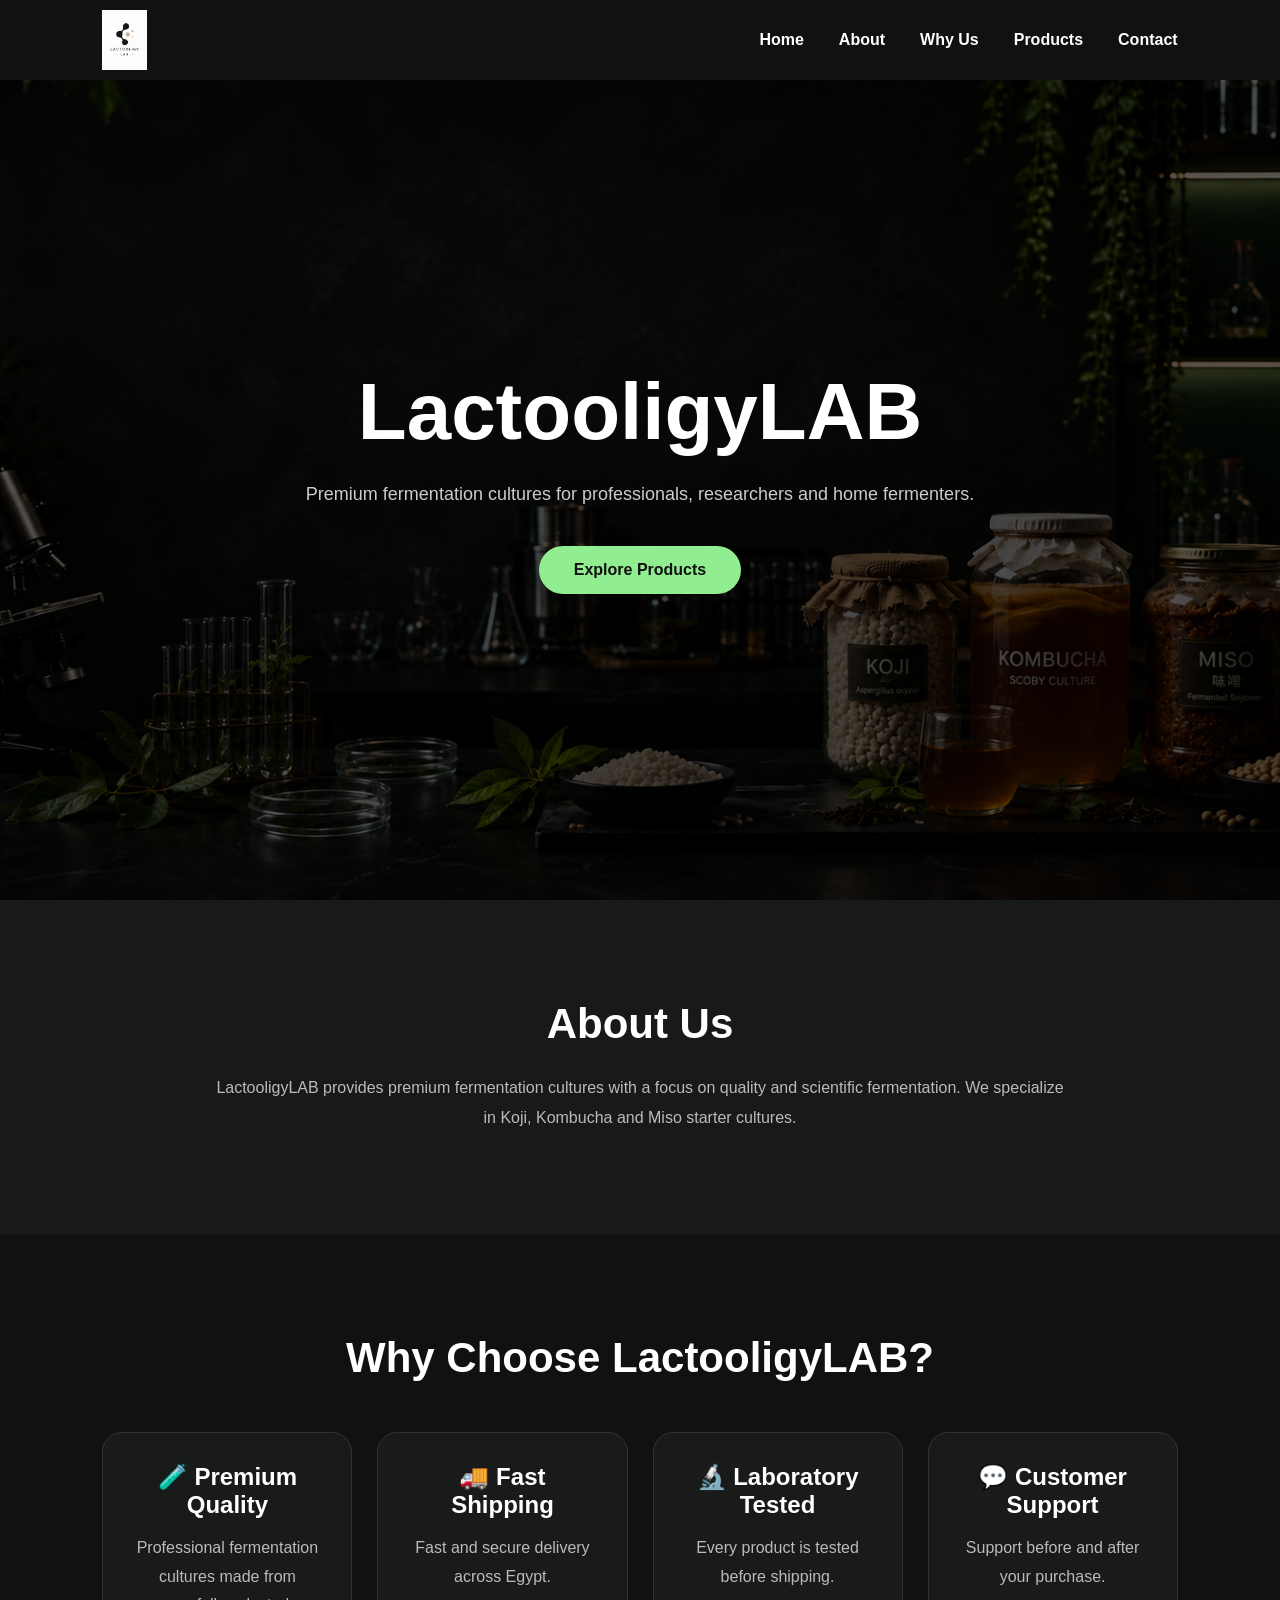
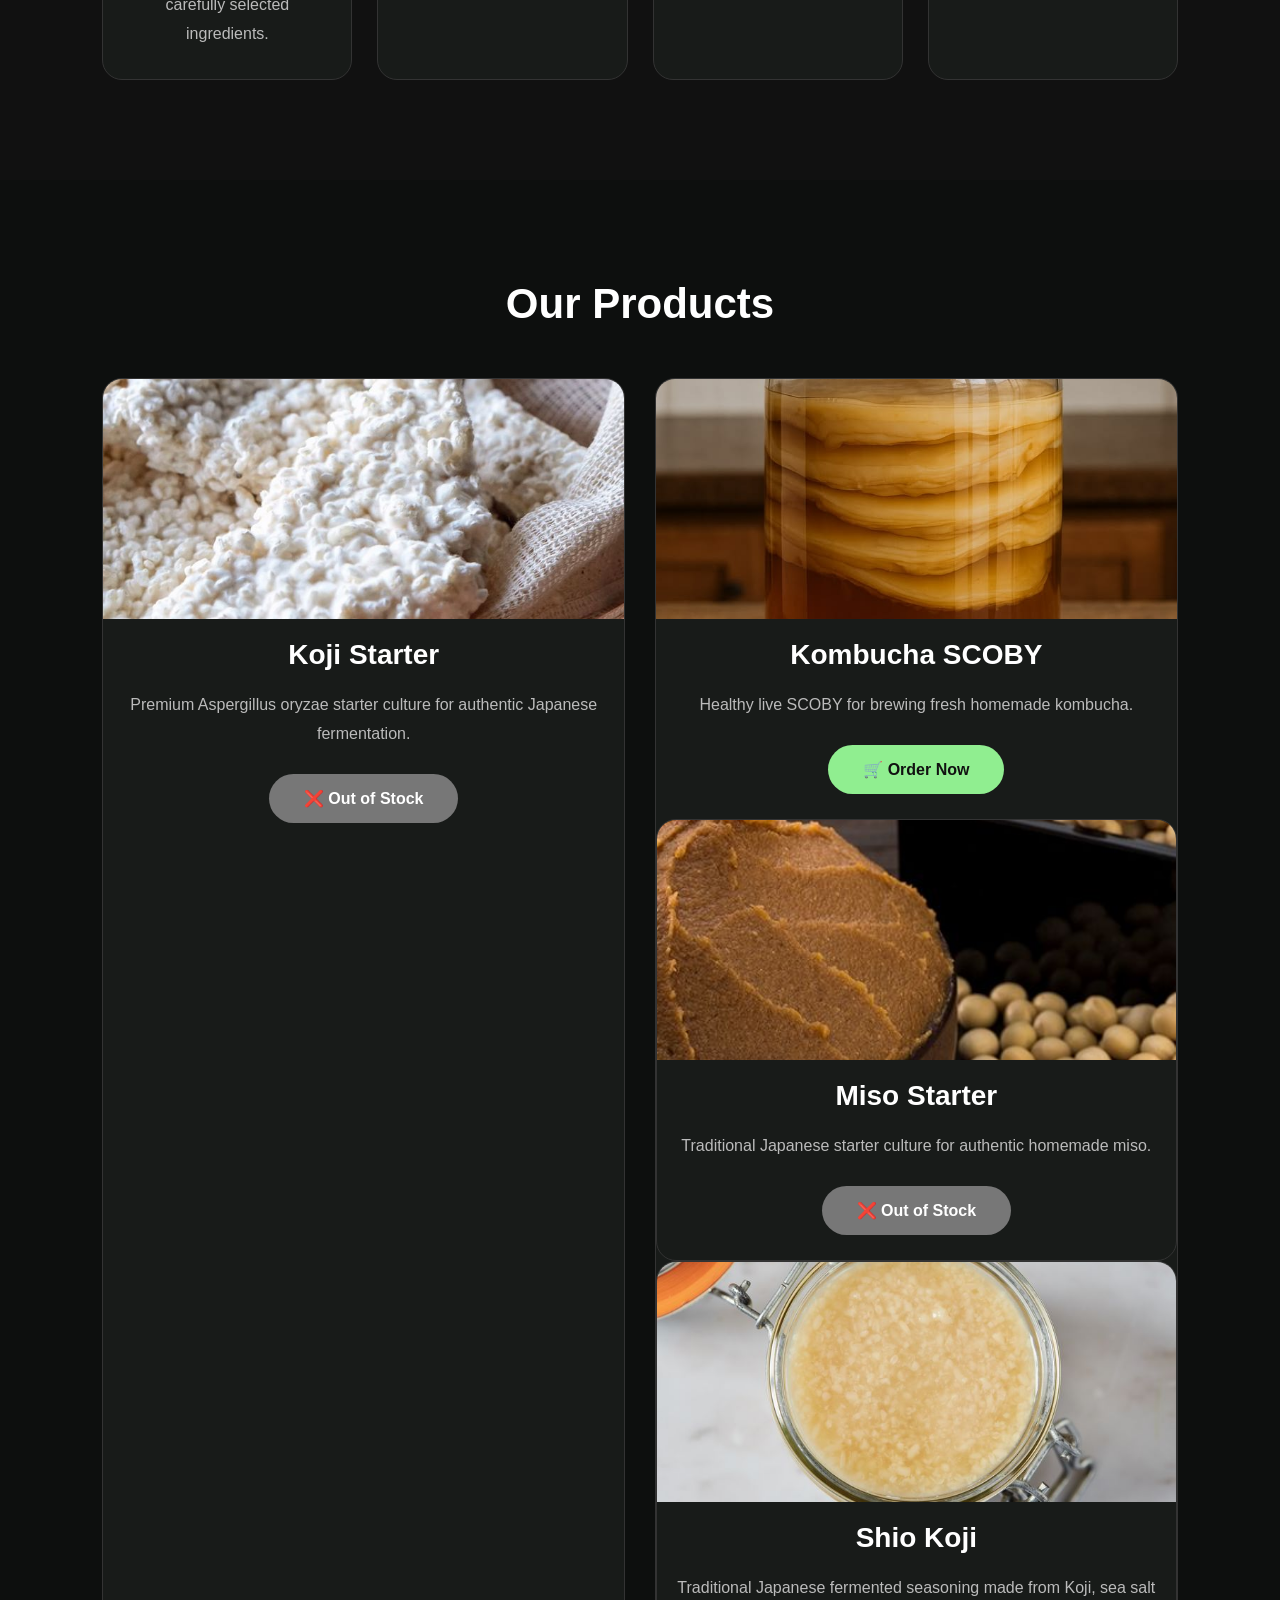
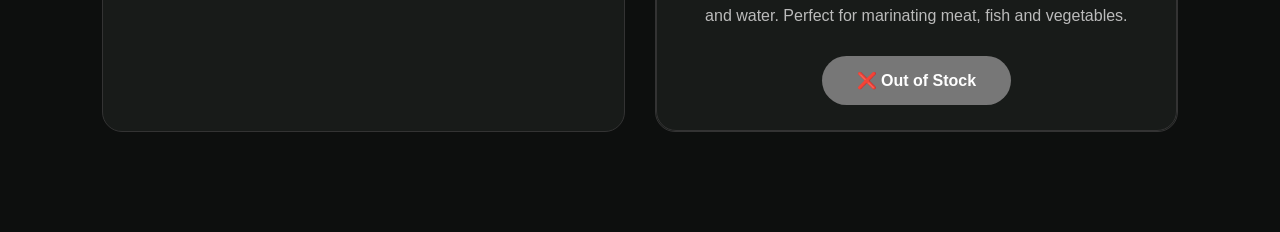
<file: index.html>
<!DOCTYPE html>
<html lang="en">

<head>

<meta charset="UTF-8">
<meta name="viewport" content="width=device-width, initial-scale=1.0">

<title>LactooligyLAB</title>

<meta name="description" content="Premium Fermentation Cultures">

<link rel="icon" href="images/logo.png">

<link rel="stylesheet" href="style.css">

</head>

<body>

<nav>

<div class="logo">

<a href="index.html">

<img src="images/logo.png" alt="LactooligyLAB">

</a>

</div>

<div class="menu-btn" onclick="toggleMenu()">
☰
</div>

<ul id="menu">

<li><a href="#home">Home</a></li>

<li><a href="#about">About</a></li>

<li><a href="#features">Why Us</a></li>

<li><a href="#products">Products</a></li>

<li><a href="#contact">Contact</a></li>

</ul>

</nav>

<section class="hero" id="home">

<h1>LactooligyLAB</h1>

<p>
Premium fermentation cultures for professionals, researchers and home fermenters.
</p>

<a href="#products" class="button">
Explore Products
</a>

</section>

<section class="about" id="about">

<h2>About Us</h2>

<p>

LactooligyLAB provides premium fermentation cultures with a focus on quality and scientific fermentation.

We specialize in Koji, Kombucha and Miso starter cultures.

</p>

</section>

<section class="features" id="features">

<h2>Why Choose LactooligyLAB?</h2>

<div class="features-grid">

<div class="feature-box">

<h3>🧪 Premium Quality</h3>

<p>
Professional fermentation cultures made from carefully selected ingredients.
</p>

</div>

<div class="feature-box">

<h3>🚚 Fast Shipping</h3>

<p>
Fast and secure delivery across Egypt.
</p>

</div>

<div class="feature-box">

<h3>🔬 Laboratory Tested</h3>

<p>
Every product is tested before shipping.
</p>

</div>

<div class="feature-box">

<h3>💬 Customer Support</h3>

<p>
Support before and after your purchase.
</p>

</div>

</div>

</section>

<section class="products" id="products">

<h2>Our Products</h2>

<div class="cards">

    <!-- Koji -->
    <div class="card">
        <img src="images/koji.jpg" alt="Koji">

        <h3>Koji Starter</h3>

        <p>
            Premium Aspergillus oryzae starter culture for authentic Japanese fermentation.
        </p>

        <span class="button unavailable">
            ❌ Out of Stock
        </span>
    </div>

    <!-- Kombucha -->
    <div class="card">
        <img src="images/kombucha.jpg" alt="Kombucha">

        <h3>Kombucha SCOBY</h3>

        <p>
            Healthy live SCOBY for brewing fresh homemade kombucha.
        </p>

        <a href="order.html" class="button">
🛒 Order Now
</a>

    <!-- Miso -->
    <div class="card">
        <img src="images/miso.jpg" alt="Miso">

        <h3>Miso Starter</h3>

        <p>
            Traditional Japanese starter culture for authentic homemade miso.
        </p>

        <span class="button unavailable">
            ❌ Out of Stock
        </span>
    </div>

    <!-- Shio Koji -->
    <div class="card">
        <img src="images/shiokoji.jpg" alt="Shio Koji">

        <h3>Shio Koji</h3>

        <p>
            Traditional Japanese fermented seasoning made from Koji, sea salt and water.
            Perfect for marinating meat, fish and vegetables.
        </p>

        <span class="button unavailable">
            ❌ Out of Stock
        </span>
    </div>

</div>

</section>
</file>
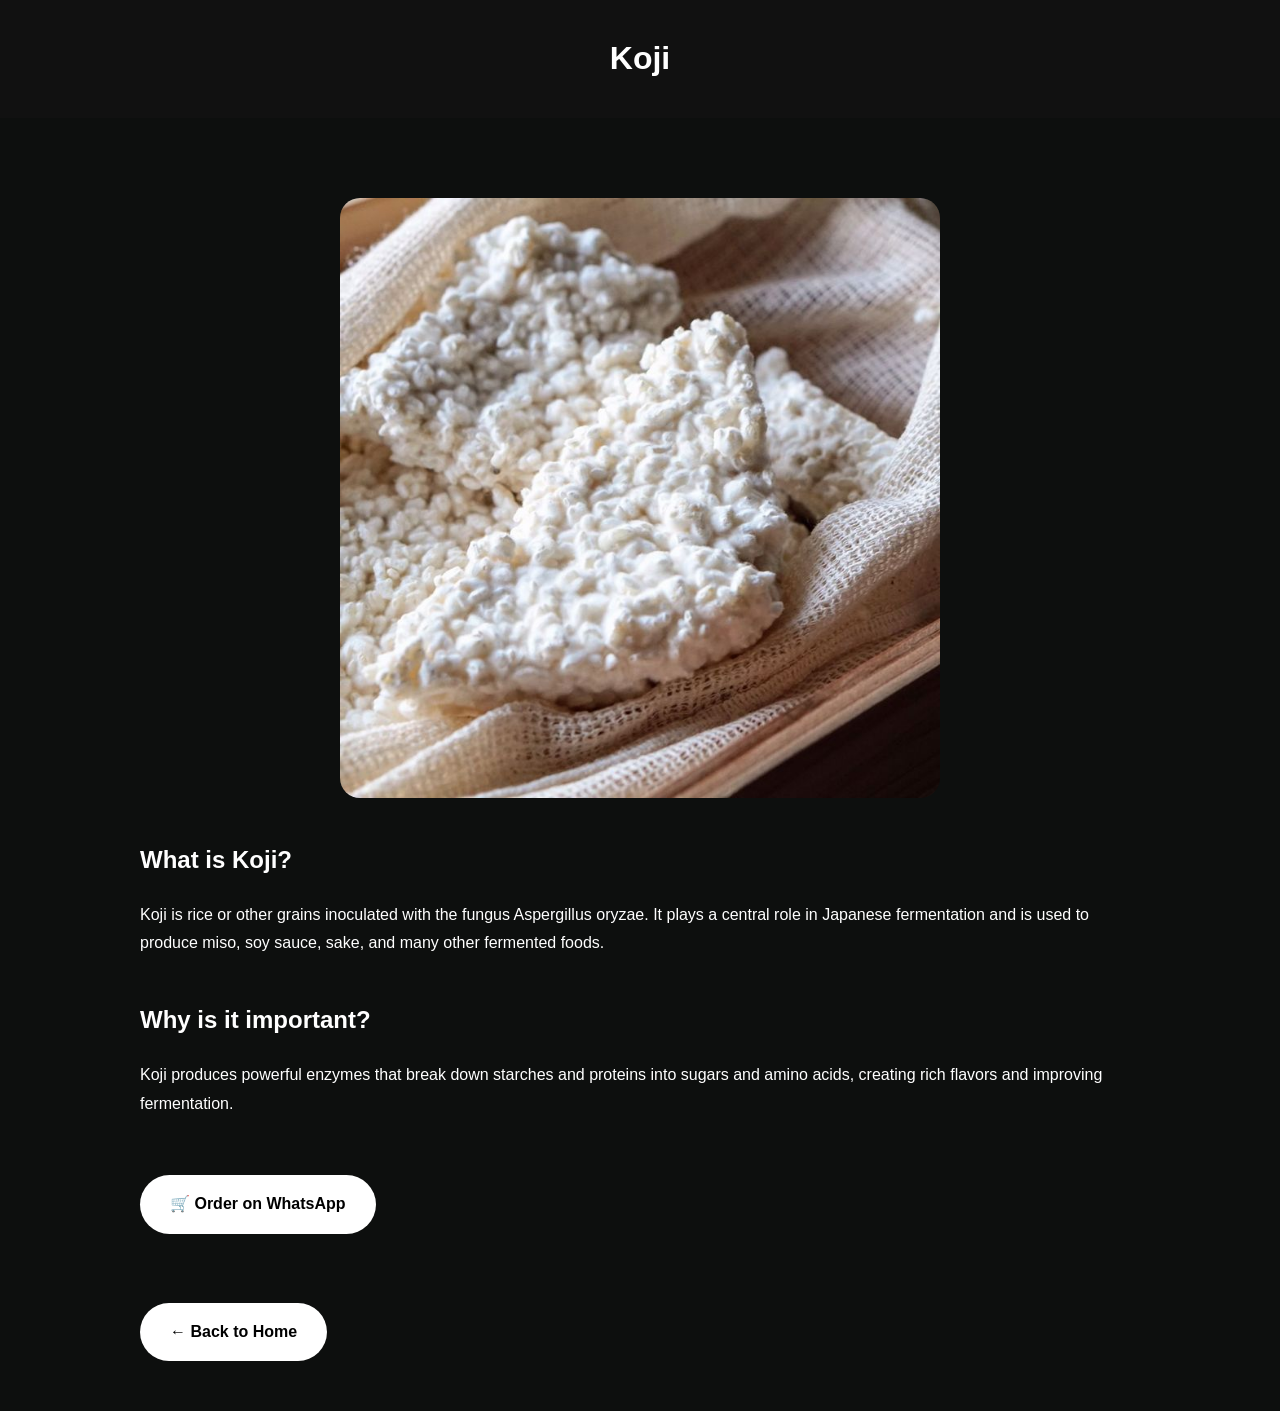
<file: koji.html>
<!DOCTYPE html>
<html lang="en">
<head>
<meta charset="UTF-8">
<meta name="viewport" content="width=device-width, initial-scale=1.0">

<title>Koji | LactooligyLAB</title>

<style>
body{
margin:0;
font-family:Arial,sans-serif;
background:#0d0f0e;
color:white;
line-height:1.8;
}

header{
padding:30px;
text-align:center;
background:#111;
}

header h1{
margin:0;
}

.container{
max-width:1000px;
margin:auto;
padding:50px 20px;
}

img{
width:100%;
max-width:600px;
display:block;
margin:30px auto;
border-radius:20px;
}

h2{
margin-top:40px;
}

a.button{
display:inline-block;
margin-top:40px;
padding:15px 30px;
background:white;
color:black;
text-decoration:none;
border-radius:40px;
font-weight:bold;
}
</style>

</head>

<body>

<header>
<h1>Koji</h1>
</header>

<div class="container">

<img src="images/koji.jpg" alt="Koji">

<h2>What is Koji?</h2>

<p>
Koji is rice or other grains inoculated with the fungus
Aspergillus oryzae. It plays a central role in Japanese
fermentation and is used to produce miso, soy sauce, sake,
and many other fermented foods.
</p>

<h2>Why is it important?</h2>

<p>
Koji produces powerful enzymes that break down starches
and proteins into sugars and amino acids, creating rich
flavors and improving fermentation.
</p>
<a class="button"
href="https://wa.me/201124760097?text=Hello%20LactooligyLAB!%20I%20would%20like%20to%20order%20Koji%20Starter."
target="_blank">
🛒 Order on WhatsApp
</a>

<br><br>

<a class="button" href="index.html">
← Back to Home
</a>

</div>

</body>
</html>
</file>
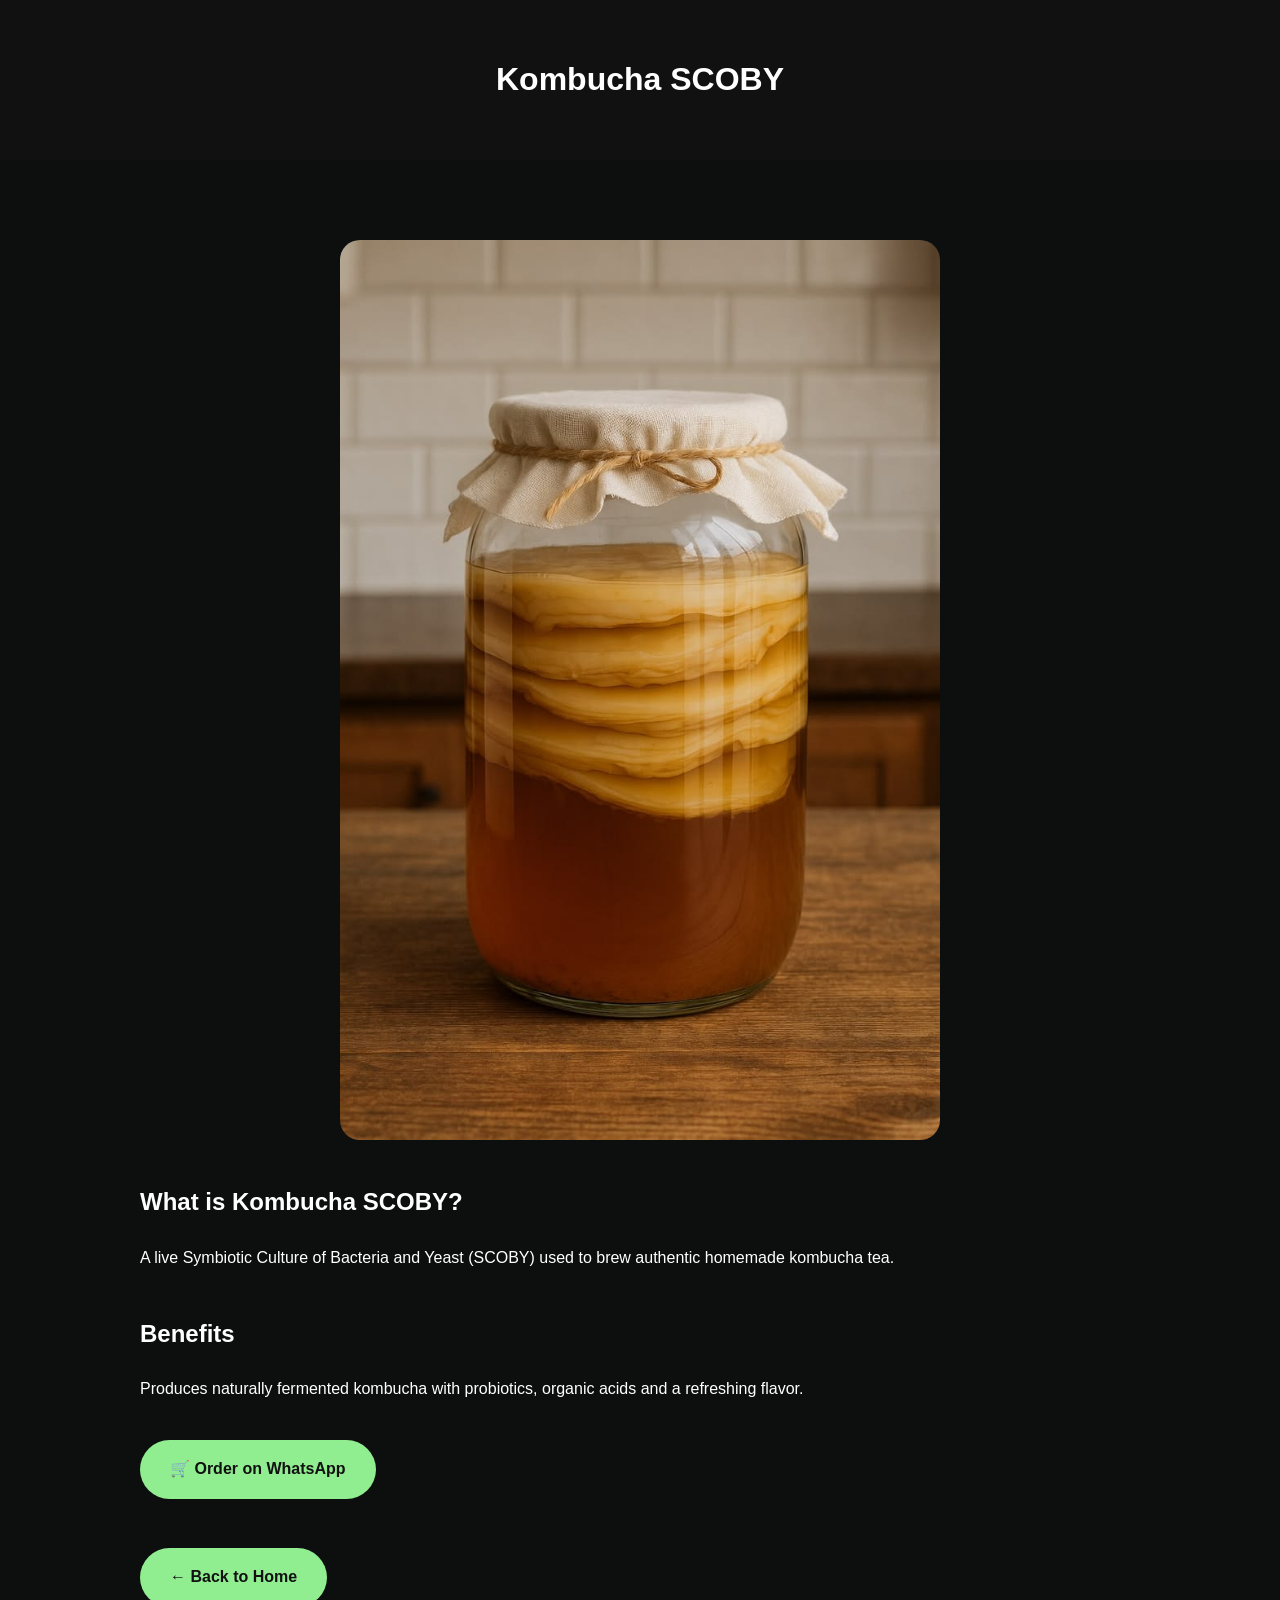
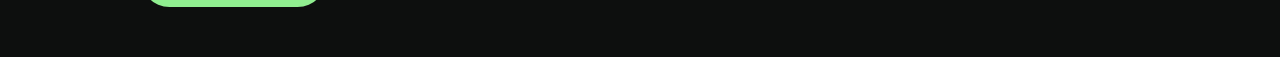
<file: kombucha.html>
<!DOCTYPE html>
<html lang="en">
<head>
<meta charset="UTF-8">
<meta name="viewport" content="width=device-width, initial-scale=1.0">

<title>Kombucha SCOBY | LactooligyLAB</title>

<style>
body{
margin:0;
font-family:Arial,sans-serif;
background:#0d0f0e;
color:white;
line-height:1.8;
}

header{
padding:30px;
text-align:center;
background:#111;
}

.container{
max-width:1000px;
margin:auto;
padding:50px 20px;
}

img{
width:100%;
max-width:600px;
display:block;
margin:30px auto;
border-radius:20px;
}

h2{
margin-top:40px;
}

.button{
display:inline-block;
margin-top:20px;
padding:15px 30px;
background:#90ee90;
color:#111;
text-decoration:none;
border-radius:40px;
font-weight:bold;
}
</style>

</head>

<body>

<header>
<h1>Kombucha SCOBY</h1>
</header>

<div class="container">

<img src="images/kombucha.jpg" alt="Kombucha SCOBY">

<h2>What is Kombucha SCOBY?</h2>

<p>
A live Symbiotic Culture of Bacteria and Yeast (SCOBY) used to brew authentic homemade kombucha tea.
</p>

<h2>Benefits</h2>

<p>
Produces naturally fermented kombucha with probiotics, organic acids and a refreshing flavor.
</p>

<a class="button"
href="https://wa.me/201124760097?text=Hello%20LactooligyLAB!%20I%20would%20like%20to%20order%20Kombucha%20SCOBY."
target="_blank">
🛒 Order on WhatsApp
</a>

<br><br>

<a class="button" href="index.html">
← Back to Home
</a>

</div>

</body>
</html>
</file>
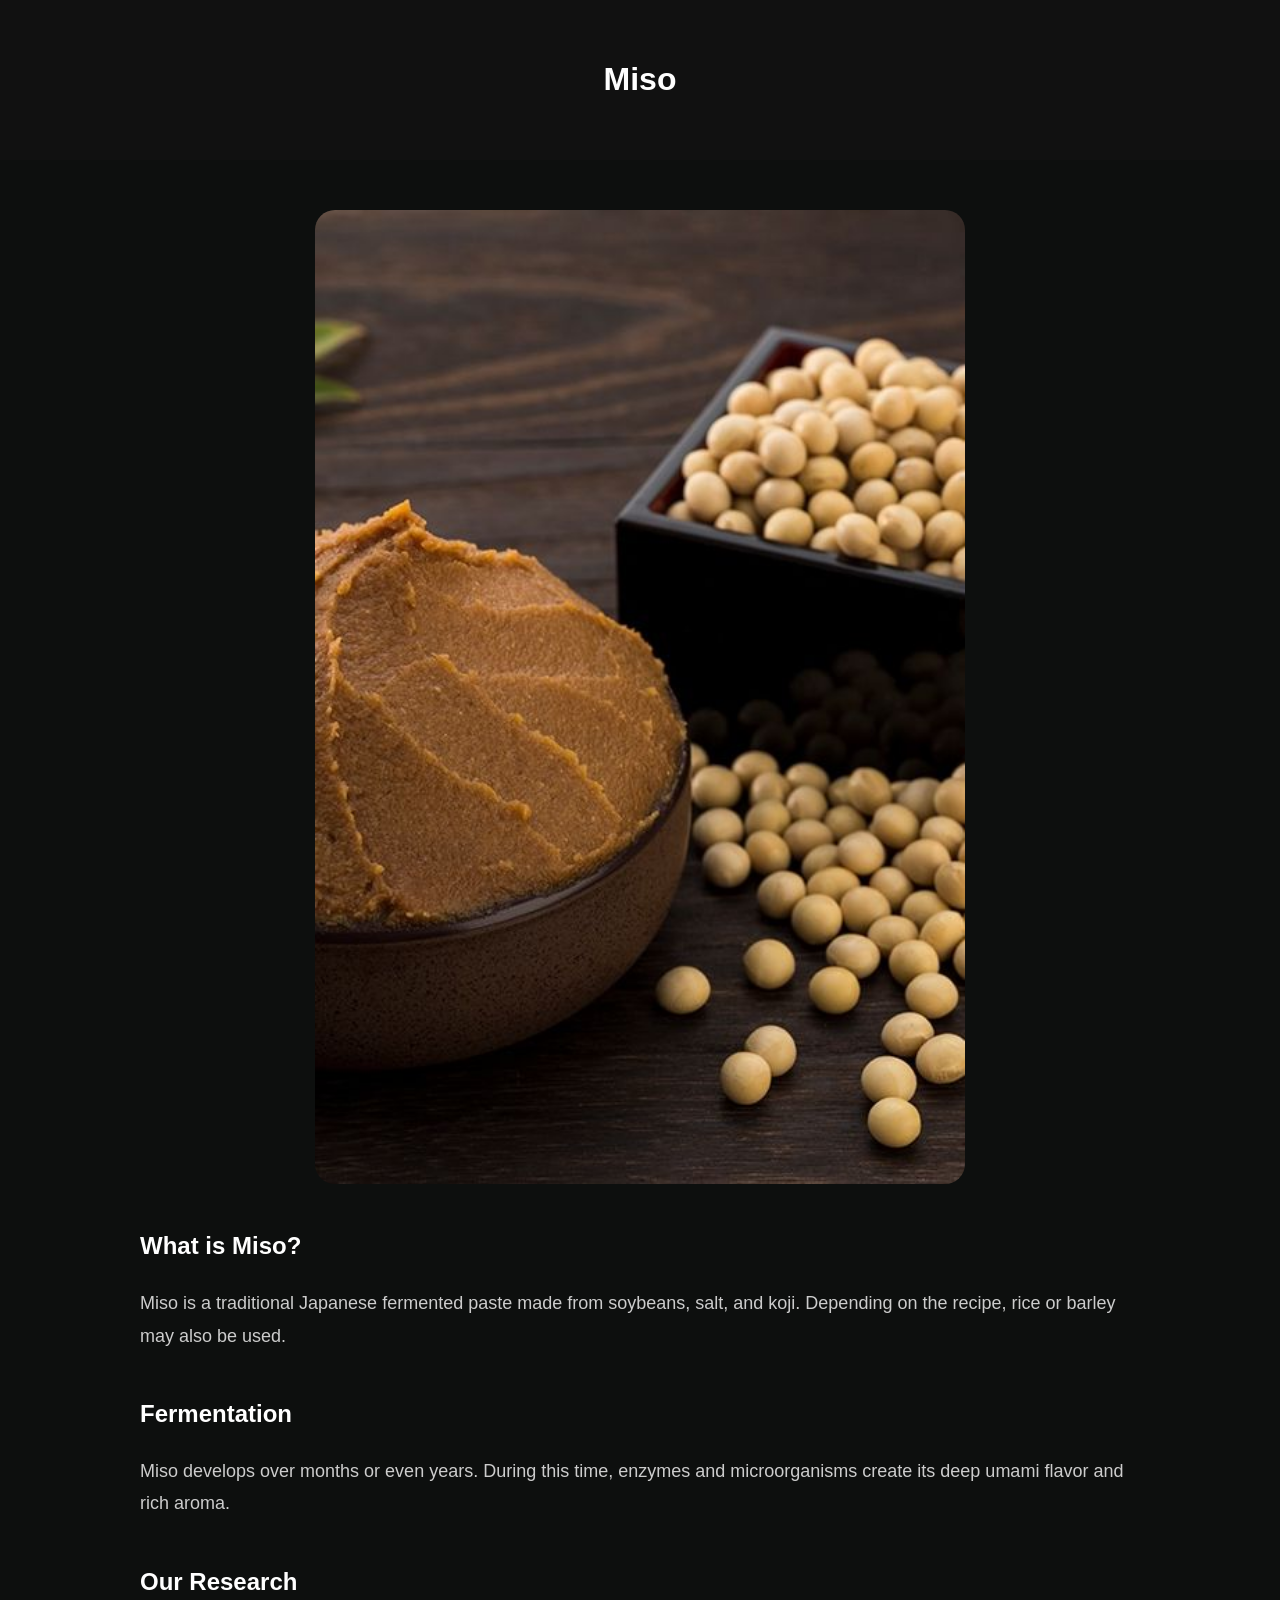
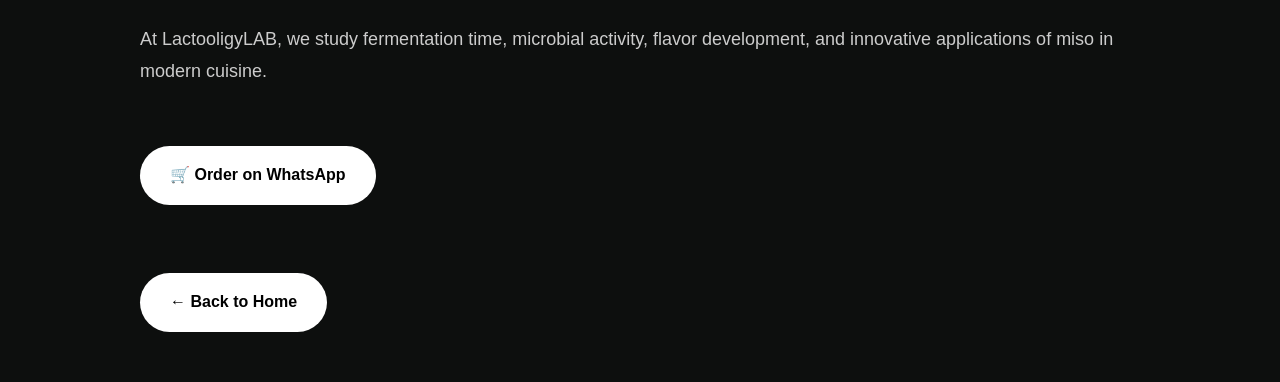
<file: miso.html>
<!DOCTYPE html>
<html lang="en">

<head>

<meta charset="UTF-8">
<meta name="viewport" content="width=device-width, initial-scale=1.0">

<title>Miso | LactooligyLAB</title>

<style>

body{
margin:0;
font-family:Arial,sans-serif;
background:#0d0f0e;
color:white;
line-height:1.8;
}

header{
background:#111;
padding:30px;
text-align:center;
}

.container{
max-width:1000px;
margin:auto;
padding:50px 20px;
}

img{
width:100%;
max-width:650px;
display:block;
margin:auto;
border-radius:20px;
}

h2{
margin-top:40px;
}

p{
color:#cccccc;
font-size:18px;
}

.button{
display:inline-block;
margin-top:40px;
padding:15px 30px;
background:white;
color:black;
text-decoration:none;
border-radius:50px;
font-weight:bold;
}

.button:hover{
opacity:.9;
}

</style>

</head>

<body>

<header>

<h1>Miso</h1>

</header>

<div class="container">

<img src="images/miso.jpg" alt="Miso">

<h2>What is Miso?</h2>

<p>
Miso is a traditional Japanese fermented paste made from soybeans, salt, and koji. Depending on the recipe, rice or barley may also be used.
</p>

<h2>Fermentation</h2>

<p>
Miso develops over months or even years. During this time, enzymes and microorganisms create its deep umami flavor and rich aroma.
</p>

<h2>Our Research</h2>

<p>
At LactooligyLAB, we study fermentation time, microbial activity, flavor development, and innovative applications of miso in modern cuisine.
</p>

<a class="button"
href="https://wa.me/201124760097?text=Hello%20LactooligyLAB!%20I%20would%20like%20to%20order%20Miso%20Starter."
target="_blank">
🛒 Order on WhatsApp
</a>

<br><br>

<a class="button" href="index.html">
← Back to Home
</a>
</div>

</body>

</html>
</file>
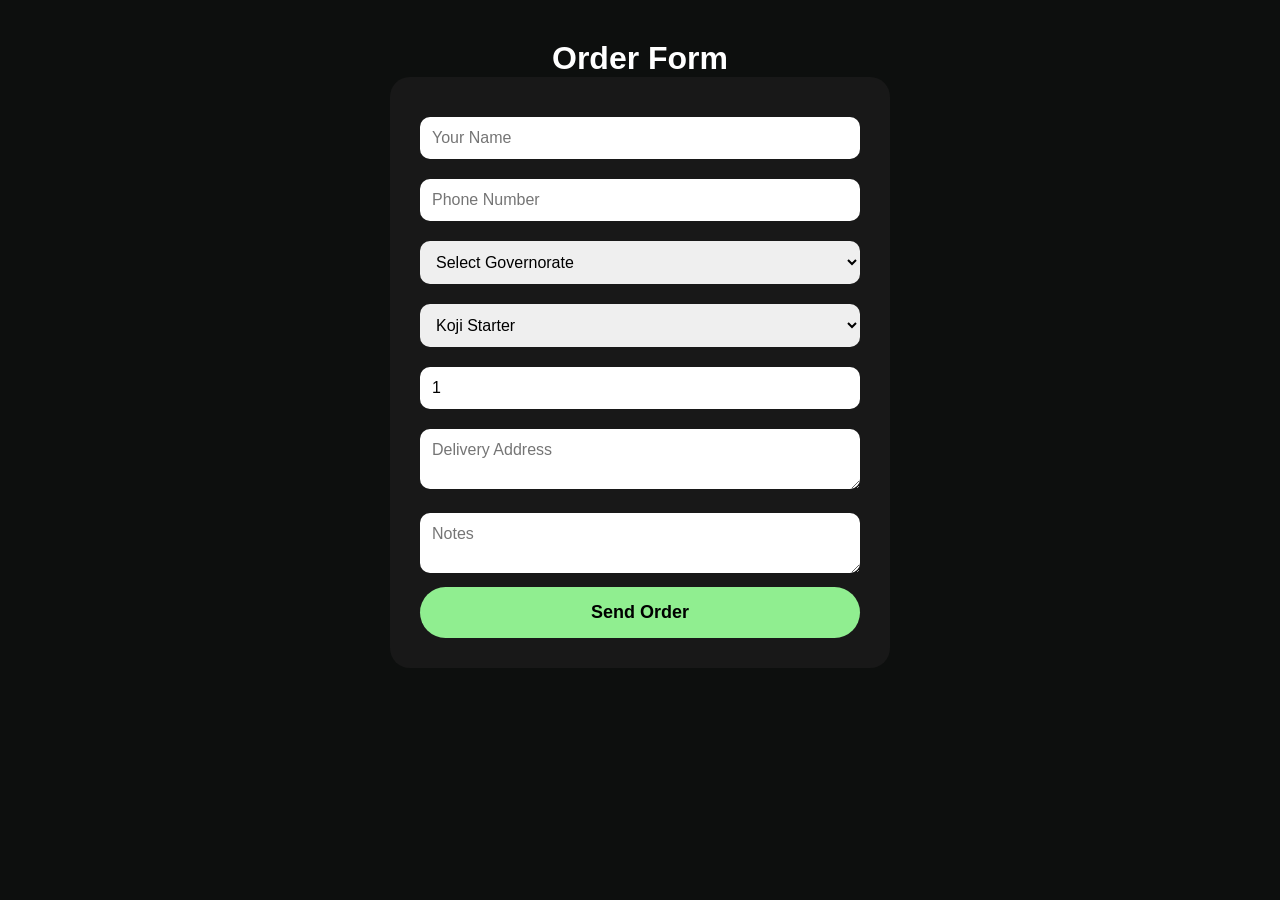
<file: order.html>
<!DOCTYPE html>
<html lang="en">
<head>

<meta charset="UTF-8">
<meta name="viewport" content="width=device-width, initial-scale=1.0">

<title>Order | LactooligyLAB</title>

<link rel="stylesheet" href="style.css">

<style>

body{
background:#0d0f0e;
color:white;
font-family:Arial,sans-serif;
padding:40px;
}

form{
max-width:500px;
margin:auto;
background:#181818;
padding:30px;
border-radius:20px;
}

input,select,textarea{
width:100%;
padding:12px;
margin:10px 0;
border-radius:10px;
border:none;
font-size:16px;
}

button{
width:100%;
padding:15px;
background:#90ee90;
border:none;
border-radius:30px;
font-size:18px;
font-weight:bold;
cursor:pointer;
}

</style>

</head>

<body>

<h1 style="text-align:center;">Order Form</h1>

<form id="orderForm">

<input type="text" id="name" placeholder="Your Name" required>

<input type="tel" id="phone" placeholder="Phone Number" required>
<select id="city" required>

<option value="">Select Governorate</option>

<option>Cairo</option>

<option>Giza</option>

<option>Alexandria</option>

<option>Qalyubia</option>

<option>Dakahlia</option>

<option>Sharqia</option>

<option>Monufia</option>

<option>Gharbia</option>

<option>Beheira</option>

<option>Kafr El Sheikh</option>

<option>Damietta</option>

<option>Port Said</option>

<option>Ismailia</option>

<option>Suez</option>

<option>Fayoum</option>

<option>Beni Suef</option>

<option>Minya</option>

<option>Assiut</option>

<option>Sohag</option>

<option>Qena</option>

<option>Luxor</option>

<option>Aswan</option>

<option>Red Sea</option>

<option>New Valley</option>

<option>Matrouh</option>

<option>North Sinai</option>

<option>South Sinai</option>

</select>
<select id="product">

<option>Koji Starter</option>

<option>Kombucha SCOBY</option>

<option>Miso Starter</option>

<option>Shio Koji</option>

</select>

<input type="number" id="qty" placeholder="Quantity" min="1" value="1">
<textarea id="address" placeholder="Delivery Address" required></textarea>
<textarea id="notes" placeholder="Notes"></textarea>

<button type="submit">
Send Order
</button>

</form>

<script>

document.getElementById("orderForm").onsubmit=function(e){

e.preventDefault();

let name=document.getElementById("name").value;

let phone=document.getElementById("phone").value;
let city=document.getElementById("city").value;
let product=document.getElementById("product").value;

let qty=document.getElementById("qty").value;
let address=document.getElementById("address").value;
let notes=document.getElementById("notes").value;

let text=`Hello LactooligyLAB!

Name: ${name}

Phone: ${phone}
Governorate: ${city}
Address: ${address}
Product: ${product}

Quantity: ${qty}

Notes: ${notes}`;

window.open("https://wa.me/201124760097?text="+encodeURIComponent(text));

}

</script>

</body>
</html>
</file>
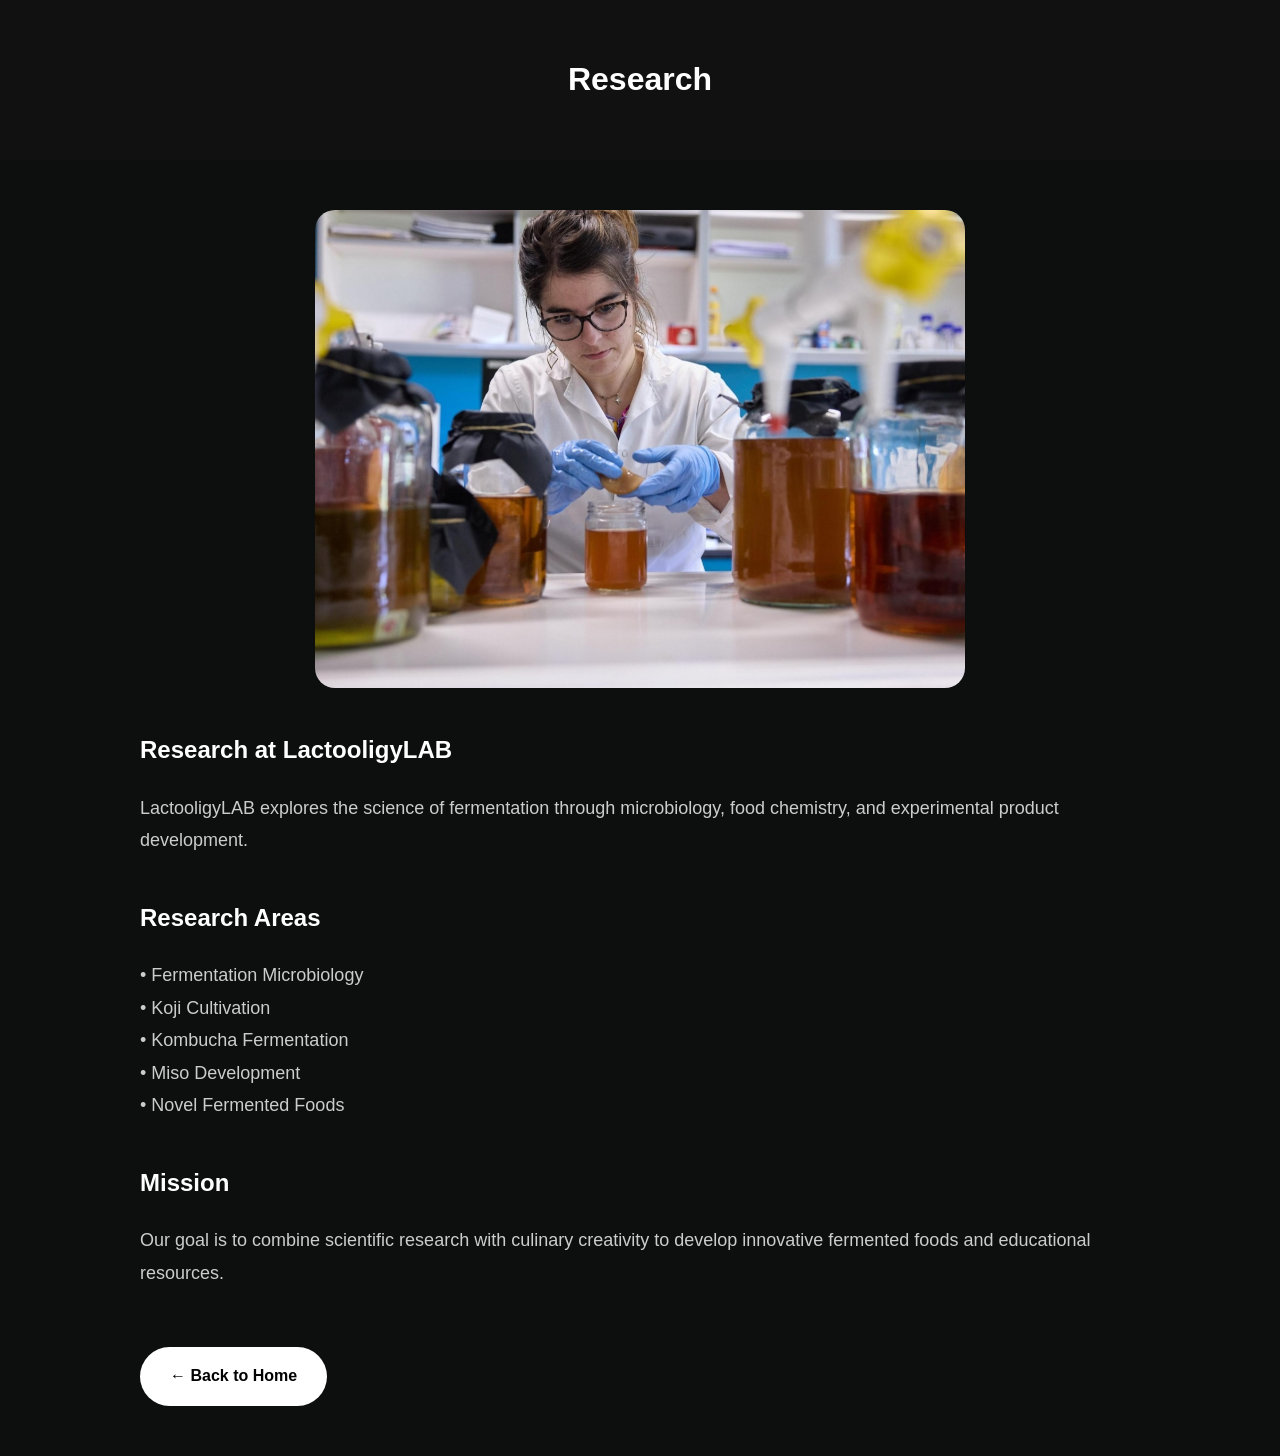
<file: research.html>
<!DOCTYPE html>
<html lang="en">

<head>

<meta charset="UTF-8">
<meta name="viewport" content="width=device-width, initial-scale=1.0">

<title>Research | LactooligyLAB</title>

<style>

body{
margin:0;
font-family:Arial,sans-serif;
background:#0d0f0e;
color:white;
line-height:1.8;
}

header{
background:#111;
padding:30px;
text-align:center;
}

.container{
max-width:1000px;
margin:auto;
padding:50px 20px;
}

img{
width:100%;
max-width:650px;
display:block;
margin:auto;
border-radius:20px;
}

h2{
margin-top:40px;
}

p{
color:#cccccc;
font-size:18px;
}

.button{
display:inline-block;
margin-top:40px;
padding:15px 30px;
background:white;
color:black;
text-decoration:none;
border-radius:50px;
font-weight:bold;
}

</style>

</head>

<body>

<header>

<h1>Research</h1>

</header>

<div class="container">

<img src="images/research.jpg" alt="Research">

<h2>Research at LactooligyLAB</h2>

<p>
LactooligyLAB explores the science of fermentation through microbiology, food chemistry, and experimental product development.
</p>

<h2>Research Areas</h2>

<p>
• Fermentation Microbiology<br>
• Koji Cultivation<br>
• Kombucha Fermentation<br>
• Miso Development<br>
• Novel Fermented Foods
</p>

<h2>Mission</h2>

<p>
Our goal is to combine scientific research with culinary creativity to develop innovative fermented foods and educational resources.
</p>

<a class="button" href="index.html">
← Back to Home
</a>

</div>

</body>

</html>
</file>
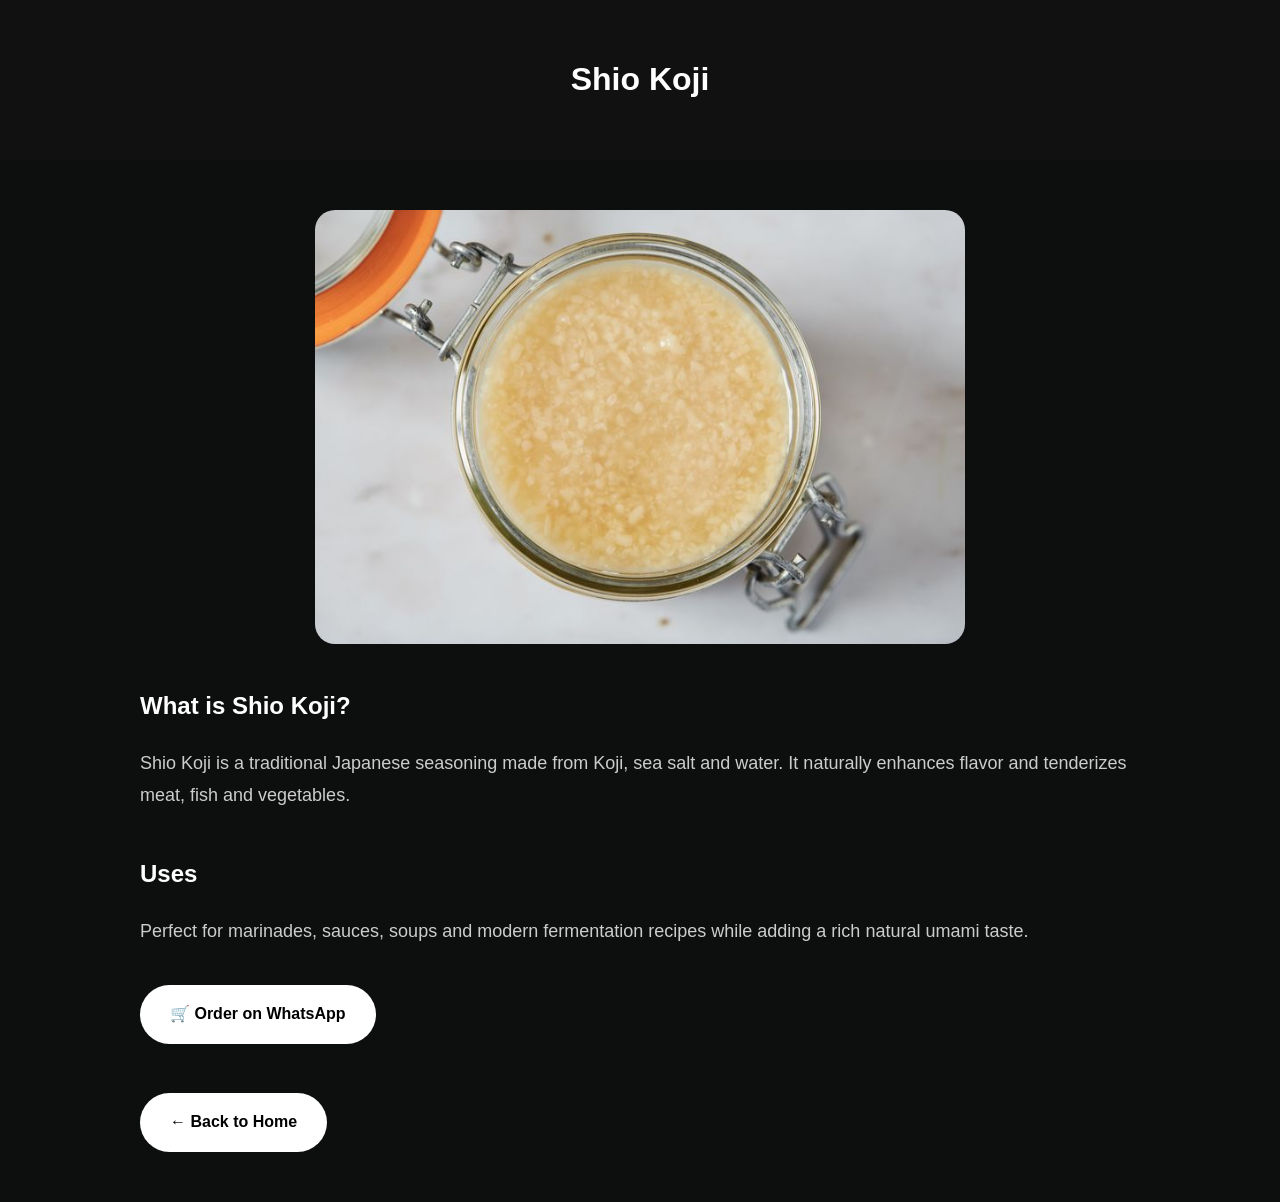
<file: shiokoji.html>
<!DOCTYPE html>
<html lang="en">

<head>

<meta charset="UTF-8">
<meta name="viewport" content="width=device-width, initial-scale=1.0">

<title>Shio Koji | LactooligyLAB</title>

<style>

body{
margin:0;
font-family:Arial,sans-serif;
background:#0d0f0e;
color:white;
line-height:1.8;
}

header{
background:#111;
padding:30px;
text-align:center;
}

.container{
max-width:1000px;
margin:auto;
padding:50px 20px;
}

img{
width:100%;
max-width:650px;
display:block;
margin:auto;
border-radius:20px;
}

h2{
margin-top:40px;
}

p{
color:#cccccc;
font-size:18px;
}

.button{
display:inline-block;
margin-top:20px;
padding:15px 30px;
background:white;
color:black;
text-decoration:none;
border-radius:50px;
font-weight:bold;
}

.button:hover{
opacity:.9;
}

</style>

</head>

<body>

<header>

<h1>Shio Koji</h1>

</header>

<div class="container">

<img src="images/shiokoji.jpg" alt="Shio Koji">

<h2>What is Shio Koji?</h2>

<p>
Shio Koji is a traditional Japanese seasoning made from Koji, sea salt and water. It naturally enhances flavor and tenderizes meat, fish and vegetables.
</p>

<h2>Uses</h2>

<p>
Perfect for marinades, sauces, soups and modern fermentation recipes while adding a rich natural umami taste.
</p>

<a class="button"
href="https://wa.me/201124760097?text=Hello%20LactooligyLAB!%20I%20would%20like%20to%20order%20Shio%20Koji."
target="_blank">
🛒 Order on WhatsApp
</a>

<br><br>

<a class="button" href="index.html">
← Back to Home
</a>

</div>

</body>

</html>
</file>
<file: style.css>
*{
margin:0;
padding:0;
box-sizing:border-box;
font-family:Arial,sans-serif;
}

html{
scroll-behavior:smooth;
}

body{
background:#0d0f0e;
color:#fff;
overflow-x:hidden;
}

img{
max-width:100%;
display:block;
}

a{
text-decoration:none;
color:inherit;
}

nav{
position:fixed;
top:0;
left:0;
width:100%;
height:80px;
display:flex;
justify-content:space-between;
align-items:center;
padding:0 8%;
background:#111;
z-index:1000;
}

.logo img{
height:60px;
}

.menu-btn{
display:none;
font-size:34px;
cursor:pointer;
}

nav ul{
display:flex;
list-style:none;
gap:35px;
}

nav ul li a{
font-weight:bold;
color:#fff;
transition:.3s;
}

nav ul li a:hover{
color:#90ee90;
}

.hero{
min-height:100vh;
display:flex;
flex-direction:column;
justify-content:center;
align-items:center;
text-align:center;
padding:120px 20px 60px;
background:
linear-gradient(rgba(0,0,0,.65),rgba(0,0,0,.65)),
url("images/hero.jpg");
background-size:cover;
background-position:center;
background-repeat:no-repeat;
}

.hero h1{
font-size:clamp(45px,8vw,80px);
margin-bottom:20px;
}

.hero p{
max-width:750px;
line-height:1.8;
font-size:18px;
color:#ccc;
margin-bottom:35px;
}

.button{
display:inline-block;
background:#90ee90;
color:#111;
padding:15px 35px;
border-radius:50px;
font-weight:bold;
transition:.3s;
}

.button:hover{
transform:translateY(-5px);
box-shadow:0 10px 25px rgba(144,238,144,.3);
}

.about,
.features,
.products,
.contact{
padding:100px 8%;
}

.about{
background:#171a18;
text-align:center;
}

.about h2,
.features h2,
.products h2,
.contact h2{
font-size:42px;
margin-bottom:25px;
}

.about p,
.contact p{
max-width:850px;
margin:auto;
line-height:1.9;
color:#bbb;
}.features{
background:#111;
text-align:center;
}

.features-grid{
display:grid;
grid-template-columns:repeat(auto-fit,minmax(250px,1fr));
gap:25px;
margin-top:50px;
}

.feature-box{
background:#181b19;
padding:30px;
border-radius:20px;
border:1px solid #333;
transition:.3s;
}

.feature-box:hover{
transform:translateY(-8px);
border-color:#90ee90;
box-shadow:0 10px 25px rgba(144,238,144,.15);
}

.feature-box h3{
margin-bottom:15px;
font-size:24px;
}

.feature-box p{
line-height:1.8;
color:#bbb;
}

.products{
background:#0d0f0e;
text-align:center;
}

.cards{
display:grid;
grid-template-columns:repeat(auto-fit,minmax(280px,1fr));
gap:30px;
margin-top:50px;
}

.card{
background:#181b19;
border:1px solid #333;
border-radius:20px;
overflow:hidden;
transition:.3s;
}

.card:hover{
transform:translateY(-8px);
border-color:#90ee90;
box-shadow:0 10px 25px rgba(144,238,144,.15);
}

.card img{
width:100%;
height:240px;
object-fit:cover;
}

.card h3{
margin:20px;
font-size:28px;
}

.card p{
margin:0 20px 25px;
line-height:1.8;
color:#bbb;
}

.card .button{
margin-bottom:25px;
}

.contact{
background:#171a18;
text-align:center;
}

.social-links{
display:flex;
justify-content:center;
gap:20px;
flex-wrap:wrap;
margin-top:30px;
}

.social-links a{
padding:14px 24px;
border:1px solid #444;
border-radius:50px;
transition:.3s;
}

.social-links a:hover{
background:#90ee90;
color:#111;
}

footer{
padding:30px;
text-align:center;
color:#888;
background:#111;
}

@media(max-width:768px){

.menu-btn{
display:block;
}

nav{
padding:0 20px;
height:75px;
}

nav ul{
display:none;
position:absolute;
top:75px;
left:0;
width:100%;
background:#111;
flex-direction:column;
text-align:center;
padding:20px 0;
gap:20px;
}

nav ul.active{
display:flex;
}

.hero h1{
font-size:48px;
}

.hero p{
font-size:16px;
}

.about,
.features,
.products,
.contact{
padding:70px 20px;
}

.card img{
height:200px;
}

}
.unavailable{
background:#777;
color:#fff;
cursor:not-allowed;
pointer-events:none;
}
</file>
